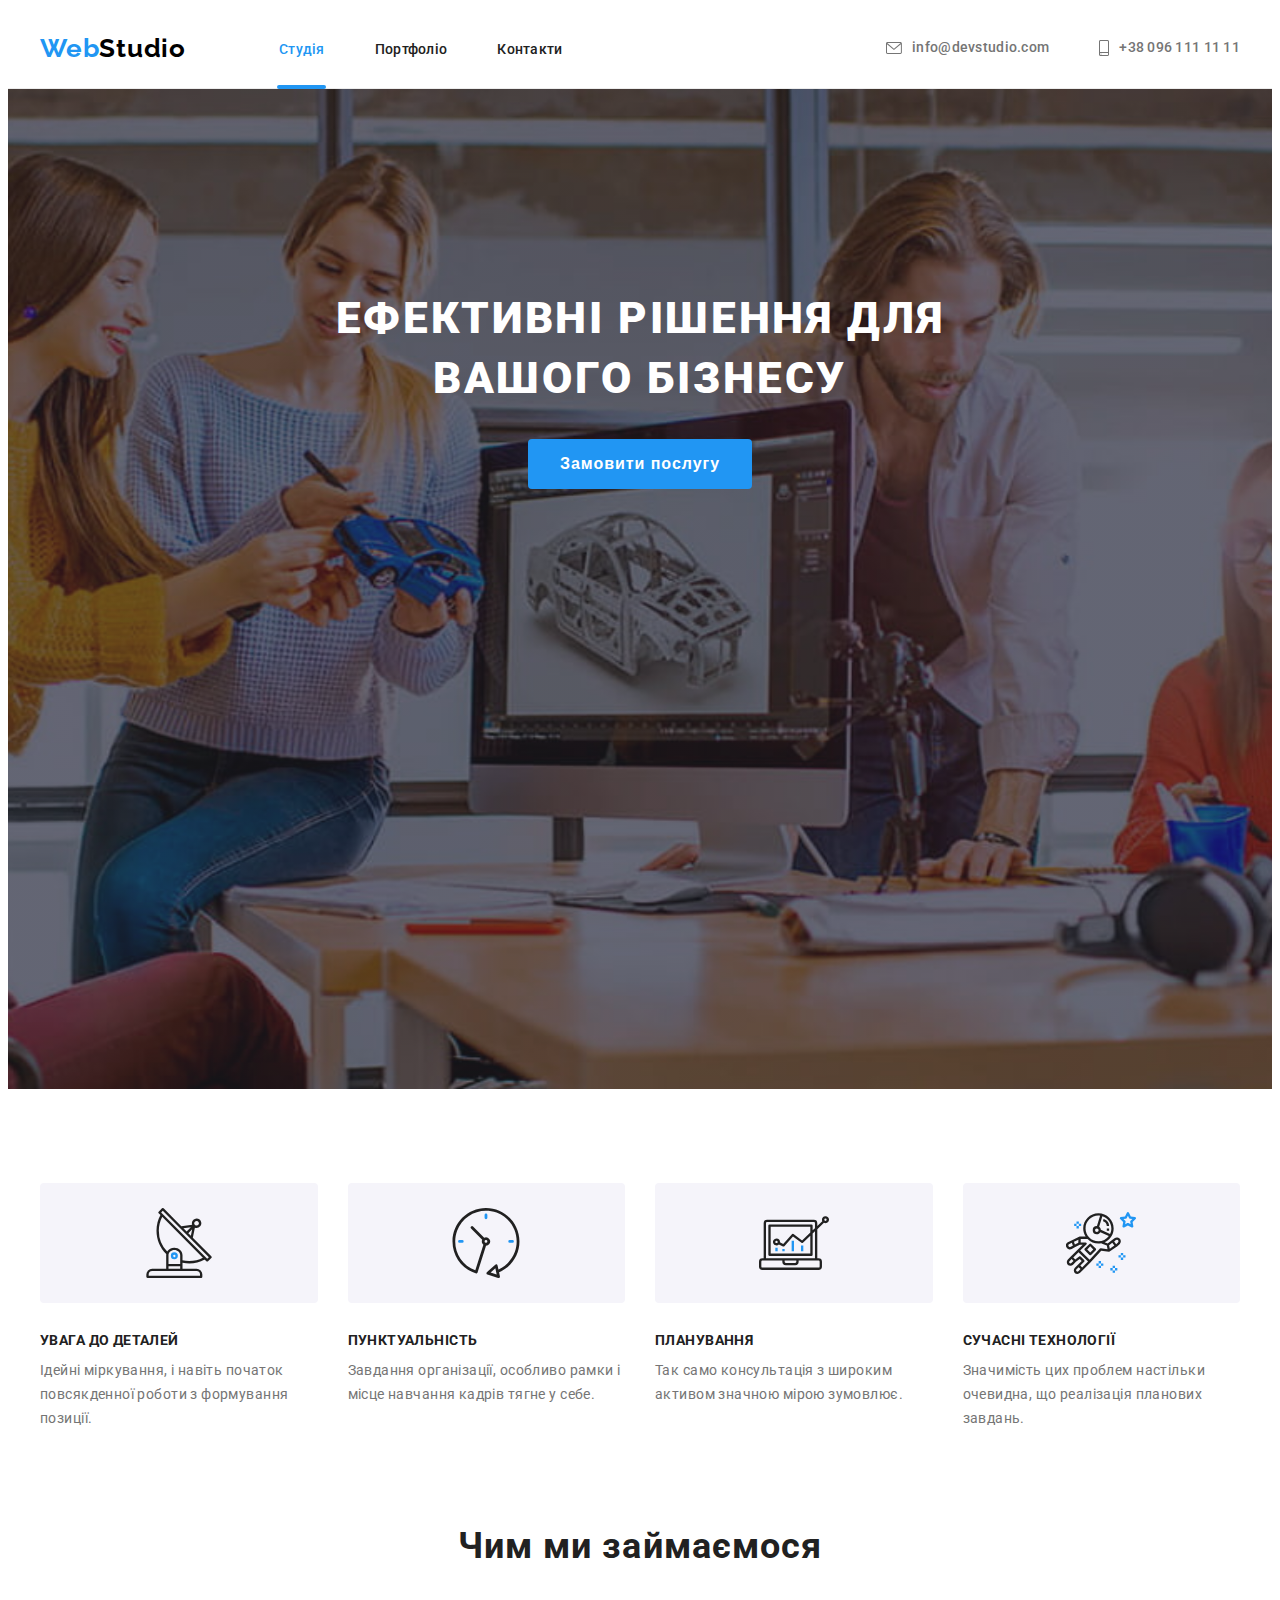
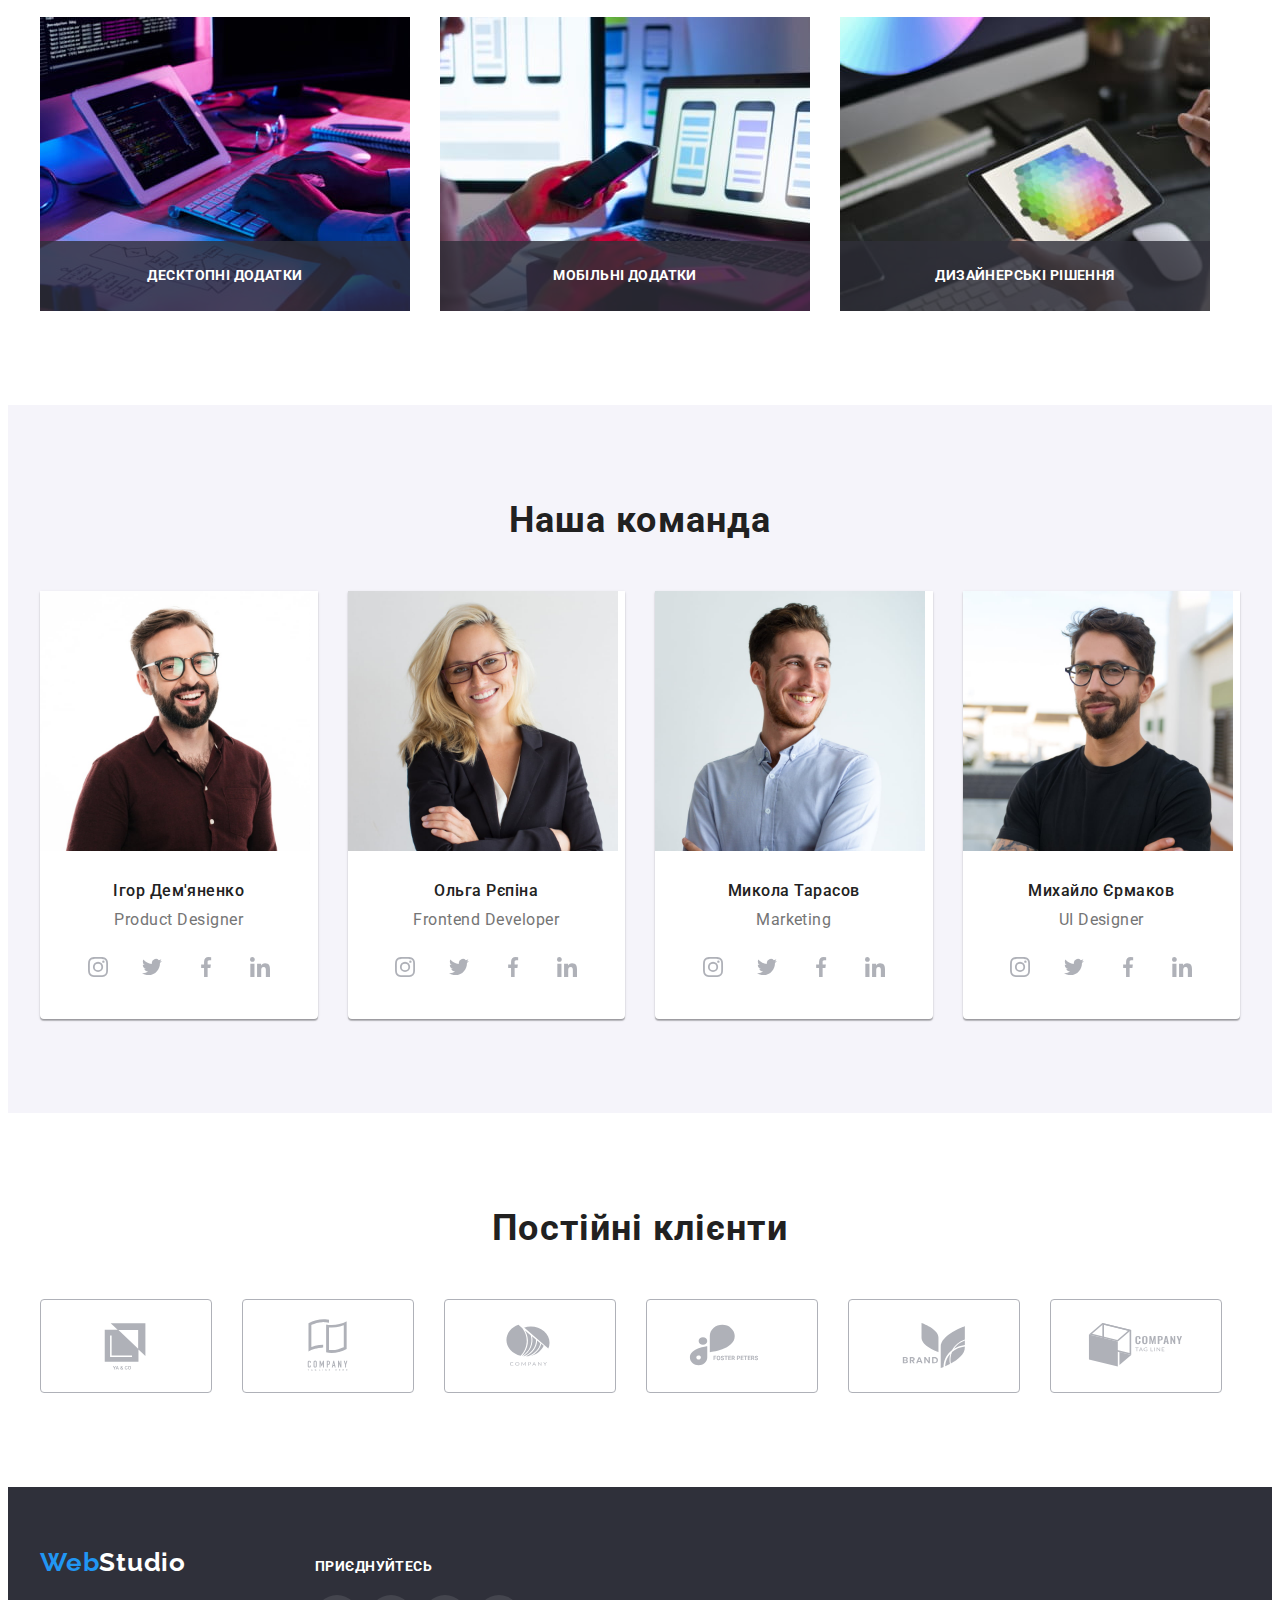
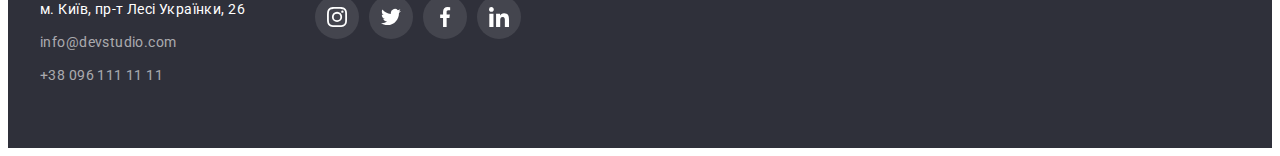
<file: index.html>
<!DOCTYPE html>
<html lang="uk">
	<head>
		<meta charset="utf-8" />
		<meta name="viewport" content="width=device-width, initial-scale=1.0" />
		<meta http-equiv="x-ua-compatible" content="ie=edge" />
		<title>Студія</title>
		<link rel="preconnect" href="https://fonts.googleapis.com" />
		<link rel="preconnect" href="https://fonts.gstatic.com" crossorigin />
		<link
			href="https://fonts.googleapis.com/css2?family=Raleway:wght@700&family=Roboto:wght@400;500;700;900&display=swap"
			rel="stylesheet"
		/>
		<link
			rel="stylesheet"
			href="https://cdnjs.cloudflare.com/ajax/libs/modern-normalize/1.1.0/modern-normalize.min.css"
			integrity="sha512-wpPYUAdjBVSE4KJnH1VR1HeZfpl1ub8YT/NKx4PuQ5NmX2tKuGu6U/JRp5y+Y8XG2tV+wKQpNHVUX03MfMFn9Q=="
			crossorigin="anonymous"
			referrerpolicy="no-referrer"
		/>
		<link rel="stylesheet" href="./css/styles.css" />
	</head>
	<body>
		<!--Шапка сторінки-->
		<header class="header">
			<div class="container">
				<!--Розділ основної навігації -->
				<nav class="site-nav">
					<a href="./index.html" class="logo"><span class="accent">Web</span>Studio</a>
					<ul class="list">
						<li class="item"><a href="./index.html" class="link current">Студія</a></li>
						<li class="item"><a href="./portfolio.html" class="link">Портфоліо</a></li>
						<li class="item"><a href="#" class="link">Контакти</a></li>
					</ul>
				</nav>
				<ul class="contact-nav list">
					<li class="item">
						<a href="mailto:info@devstudio.com" class="link">
							<svg width="16" height="12" class="contact-nav-icon">
								<use href="./images/icons.svg#icon-envelope"></use>
							</svg>
							info@devstudio.com
						</a>
					</li>
					<li class="item">
						<a href="tel:+380961111111" class="link">
							<svg width="10" height="16" class="contact-nav-icon">
								<use href="./images/icons.svg#icon-smartphone"></use>
							</svg>
							+38 096 111 11 11
						</a>
					</li>
				</ul>
			</div>
		</header>
		<!--Основний вміст сторінки-->
		<main>
			<!--Секція-герой-->
			<section class="hero">
				<div class="overlay">
					<div class="div-hero-title">
						<h1 class="hero-title">Ефективні рішення для вашого бізнесу</h1>
					</div>
					<button type="button" class="hero-btn" data-modal-open>Замовити послугу</button>
				</div>
			</section>
			<!--Наші переваги-->
			<section class="section">
				<div class="container">
					<!--Наступний заголовок відсутній на макеті.
        Додадний для покращення структурної семантики сторінки
        Прихований за допомогою CSS-->
					<h2 class="visually-hidden">Наші переваги</h2>
					<ul class="advantages list">
						<li class="item">
							<div class="advantages-icon">
								<svg width="70" height="70">
									<use href="./images/icons.svg#icon-antenna"></use>
								</svg>
							</div>
							<h3 class="title">УВАГА ДО ДЕТАЛЕЙ</h3>
							<p class="text">Ідейні міркування, і навіть початок повсякденної роботи з формування позиції.</p>
						</li>
						<li class="item">
							<div class="advantages-icon">
								<svg width="70" height="70">
									<use href="./images/icons.svg#icon-clock"></use>
								</svg>
							</div>
							<h3 class="title">ПУНКТУАЛЬНІСТЬ</h3>
							<p class="text">Завдання організації, особливо рамки і місце навчання кадрів тягне у себе.</p>
						</li>
						<li class="item">
							<div class="advantages-icon">
								<svg width="70" height="70">
									<use href="./images/icons.svg#icon-diagram"></use>
								</svg>
							</div>
							<h3 class="title">ПЛАНУВАННЯ</h3>
							<p class="text">Так само консультація з широким активом значною мірою зумовлює.</p>
						</li>
						<li class="item">
							<div class="advantages-icon">
								<svg width="70" height="70">
									<use href="./images/icons.svg#icon-astronaut"></use>
								</svg>
							</div>
							<h3 class="title">СУЧАСНІ ТЕХНОЛОГІЇ</h3>
							<p class="text">Значимість цих проблем настільки очевидна, що реалізація планових завдань.</p>
						</li>
					</ul>
				</div>
			</section>
			<!--Чим ми займаємося-->
			<section class="section no-top-padding">
				<div class="container">
					<h2 class="section-title">Чим ми займаємося</h2>
					<ul class="activities list">
						<li class="item">
							<img src="./images/img1.jpg" alt="Написання програмного коду" width="370" height="294" class="img" />
							<p class="text">Десктопні додатки</p>
						</li>
						<li class="item">
							<img src="./images/img2.jpg" alt="Розробка мобільного додатку" width="370" height="294" class="img" />
							<p class="text">Мобільні додатки</p>
						</li>
						<li class="item">
							<img src="./images/img3.jpg" alt="Вибір кольору на планшеті" width="370" height="294" class="img" />
							<p class="text">Дизайнерські рішення</p>
						</li>
					</ul>
				</div>
			</section>
			<!--Наша команда-->
			<section class="team section">
				<div class="container">
					<h2 class="section-title">Наша команда</h2>
					<ul class="team-members list">
						<li class="item">
							<img src="./images/our-team-img1.jpg" alt="Ігор Дем'яненко" width="270" height="260" class="img" />
							<div class="team-card-info">
								<h3 class="title">Ігор Дем'яненко</h3>
								<p class="text">Product Designer</p>
								<ul class="messengers list">
									<li class="messengers-item">
										<a href="#" class="messengers-link">
											<svg width="20" height="20" class="messengers-icon">
												<use href="./images/icons.svg#icon-instagram"></use>
											</svg>
										</a>
									</li>
									<li class="messengers-item">
										<a href="#" class="messengers-link">
											<svg width="20" height="20" class="messengers-icon">
												<use href="./images/icons.svg#icon-twitter"></use>
											</svg>
										</a>
									</li>
									<li class="messengers-item">
										<a href="#" class="messengers-link">
											<svg width="20" height="20" class="messengers-icon">
												<use href="./images/icons.svg#icon-facebook"></use>
											</svg>
										</a>
									</li>
									<li class="messengers-item">
										<a href="#" class="messengers-link">
											<svg width="20" height="20" class="messengers-icon">
												<use href="./images/icons.svg#icon-linkedin"></use>
											</svg>
										</a>
									</li>
								</ul>
							</div>
						</li>
						<li class="item">
							<img src="./images/our-team-img2.jpg" alt="Ольга Рєпіна" width="270" height="260" class="img" />
							<div class="team-card-info">
								<h3 class="title">Ольга Рєпіна</h3>
								<p class="text">Frontend Developer</p>
								<ul class="messengers list">
									<li class="messengers-item">
										<a href="#" class="messengers-link">
											<svg width="20" height="20" class="messengers-icon">
												<use href="./images/icons.svg#icon-instagram"></use>
											</svg>
										</a>
									</li>
									<li class="messengers-item">
										<a href="#" class="messengers-link">
											<svg width="20" height="20" class="messengers-icon">
												<use href="./images/icons.svg#icon-twitter"></use>
											</svg>
										</a>
									</li>
									<li class="messengers-item">
										<a href="#" class="messengers-link">
											<svg width="20" height="20" class="messengers-icon">
												<use href="./images/icons.svg#icon-facebook"></use>
											</svg>
										</a>
									</li>
									<li class="messengers-item">
										<a href="#" class="messengers-link">
											<svg width="20" height="20" class="messengers-icon">
												<use href="./images/icons.svg#icon-linkedin"></use>
											</svg>
										</a>
									</li>
								</ul>
							</div>
						</li>
						<li class="item">
							<img src="./images/our-team-img3.jpg" alt="Микола Тарасов" width="270" height="260" class="img" />
							<div class="team-card-info">
								<h3 class="title">Микола Тарасов</h3>
								<p class="text">Marketing</p>
								<ul class="messengers list">
									<li class="messengers-item">
										<a href="#" class="messengers-link">
											<svg witht="20" height="20" class="messengers-icon">
												<use href="./images/icons.svg#icon-instagram"></use>
											</svg>
										</a>
									</li>
									<li class="messengers-item">
										<a href="#" class="messengers-link">
											<svg width="20" height="20" class="messengers-icon">
												<use href="./images/icons.svg#icon-twitter"></use>
											</svg>
										</a>
									</li>
									<li class="messengers-item">
										<a href="#" class="messengers-link">
											<svg width="20" height="20" class="messengers-icon">
												<use href="./images/icons.svg#icon-facebook"></use>
											</svg>
										</a>
									</li>
									<li class="messengers-item">
										<a href="#" class="messengers-link">
											<svg width="20" height="20" class="messengers-icon">
												<use href="./images/icons.svg#icon-linkedin"></use>
											</svg>
										</a>
									</li>
								</ul>
							</div>
						</li>
						<li class="item">
							<img src="./images/our-team-img4.jpg" alt="Михайло Єрмаков" width="270" height="260" class="img" />
							<div class="team-card-info">
								<h3 class="title">Михайло Єрмаков</h3>
								<p class="text">UI Designer</p>
								<ul class="messengers list">
									<li class="messengers-item">
										<a href="#" class="messengers-link">
											<svg width="20" height="20" class="messengers-icon">
												<use href="./images/icons.svg#icon-instagram"></use>
											</svg>
										</a>
									</li>
									<li class="messengers-item">
										<a href="#" class="messengers-link">
											<svg width="20" height="20" class="messengers-icon">
												<use href="./images/icons.svg#icon-twitter"></use>
											</svg>
										</a>
									</li>
									<li class="messengers-item">
										<a href="#" class="messengers-link">
											<svg width="20" height="20" class="messengers-icon">
												<use href="./images/icons.svg#icon-facebook"></use>
											</svg>
										</a>
									</li>
									<li class="messengers-item">
										<a href="#" class="messengers-link">
											<svg width="20" height="20" class="messengers-icon">
												<use href="./images/icons.svg#icon-linkedin"></use>
											</svg>
										</a>
									</li>
								</ul>
							</div>
						</li>
					</ul>
				</div>
			</section>
			<!-- Постійні клієнти -->
			<section class="section">
				<div class="container">
					<h2 class="section-title">Постійні клієнти</h2>
					<ul class="customers list">
						<li class="customer-item">
							<a href="#" class="customer-link">
								<svg width="106" height="60" class="customer-icon">
									<use href="./images/icons.svg#icon-customer-1"></use>
								</svg>
							</a>
						</li>
						<li class="customer-item">
							<a href="#" class="customer-link">
								<svg width="106" height="60" class="customer-icon">
									<use href="./images/icons.svg#icon-customer-2"></use>
								</svg>
							</a>
						</li>
						<li class="customer-item">
							<a href="#" class="customer-link">
								<svg width="106" height="60" class="customer-icon">
									<use href="./images/icons.svg#icon-customer-3"></use>
								</svg>
							</a>
						</li>
						<li class="customer-item">
							<a href="#" class="customer-link">
								<svg width="106" height="60" class="customer-icon">
									<use href="./images/icons.svg#icon-customer-4"></use>
								</svg>
							</a>
						</li>
						<li class="customer-item">
							<a href="#" class="customer-link">
								<svg width="106" height="60" class="customer-icon">
									<use href="./images/icons.svg#icon-customer-5"></use>
								</svg>
							</a>
						</li>
						<li class="customer-item">
							<a href="#" class="customer-link">
								<svg width="106" height="60" class="customer-icon">
									<use href="./images/icons.svg#icon-customer-6"></use>
								</svg>
							</a>
						</li>
					</ul>
				</div>
			</section>
		</main>
		<!--Підвал сторінки-->
		<footer class="footer">
			<div class="container footer-content">
				<div>
					<a href="./index.html" class="logo"><span class="accent">Web</span>Studio</a>
					<address class="address">
						<ul class="list">
							<li class="item">
								<a
									href="https://goo.gl/maps/RHRmgygVc1uPHYzR7"
									target="_blank"
									rel="noopener noreferrer nofollow"
									class="link fact-address"
								>
									м. Київ, пр-т Лесі Українки, 26
								</a>
							</li>
							<li class="item"><a href="mailto:info@devstudio.com" class="link">info@devstudio.com</a></li>
							<li class="item"><a href="tel:+380961111111" class="link">+38 096 111 11 11</a></li>
						</ul>
					</address>
				</div>
				<div>
					<p class="footer-messengers-text">приєднуйтесь</p>
					<ul class="messengers list">
						<li class="messengers-item">
							<a href="#" class="messengers-link">
								<svg witht="20" height="20" class="messengers-icon">
									<use href="./images/icons.svg#icon-instagram"></use>
								</svg>
							</a>
						</li>
						<li class="messengers-item">
							<a href="#" class="messengers-link">
								<svg width="20" height="20" class="messengers-icon">
									<use href="./images/icons.svg#icon-twitter"></use>
								</svg>
							</a>
						</li>
						<li class="messengers-item">
							<a href="#" class="messengers-link">
								<svg width="20" height="20" class="messengers-icon">
									<use href="./images/icons.svg#icon-facebook"></use>
								</svg>
							</a>
						</li>
						<li class="messengers-item">
							<a href="#" class="messengers-link">
								<svg width="20" height="20" class="messengers-icon">
									<use href="./images/icons.svg#icon-linkedin"></use>
								</svg>
							</a>
						</li>
					</ul>
				</div>
			</div>
		</footer>
		<div class="backdrop is-hidden" data-modal>
			<div class="modal">
				<button type="button" class="close-button" data-modal-close>
					<img src="./images/close.svg" alt="Закрити" width="11px" height="11px" />
				</button>
			</div>
		</div>
		<script src="./js/modal.js"></script>
	</body>
</html>
</file>
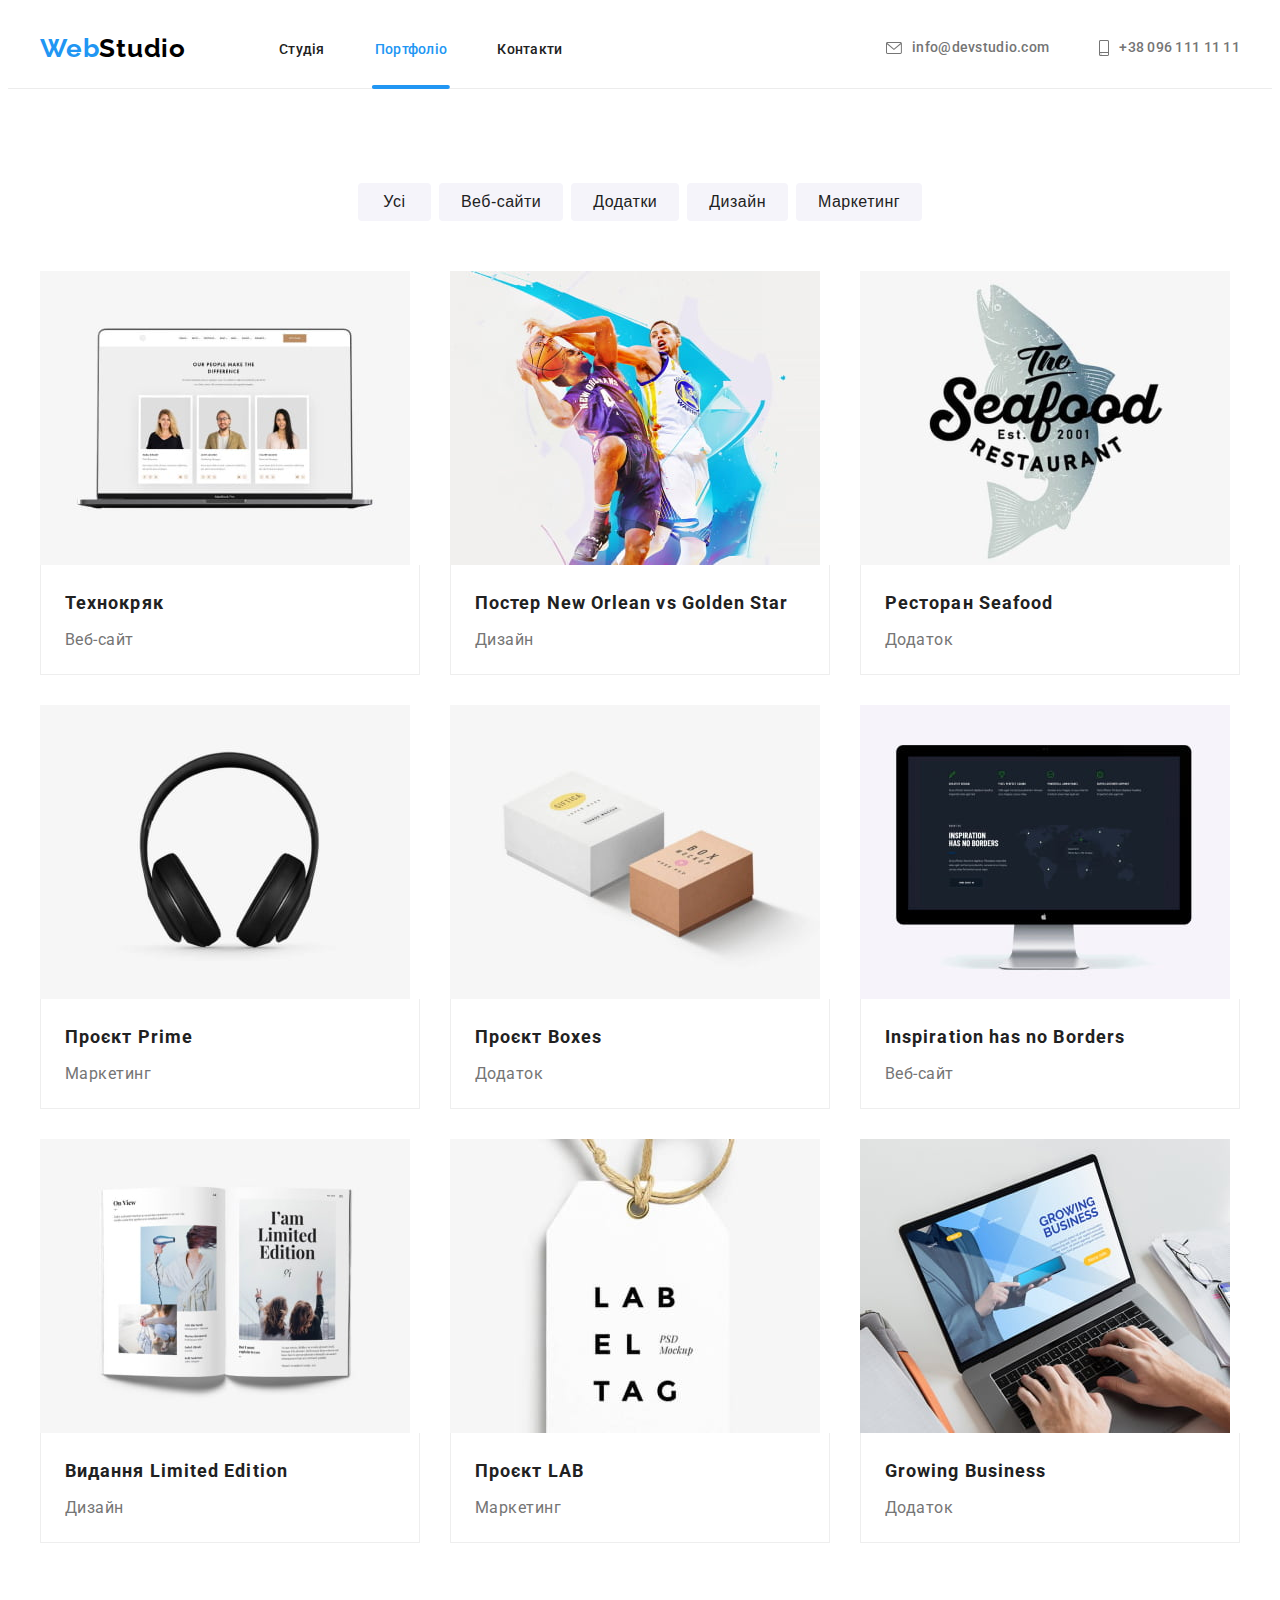
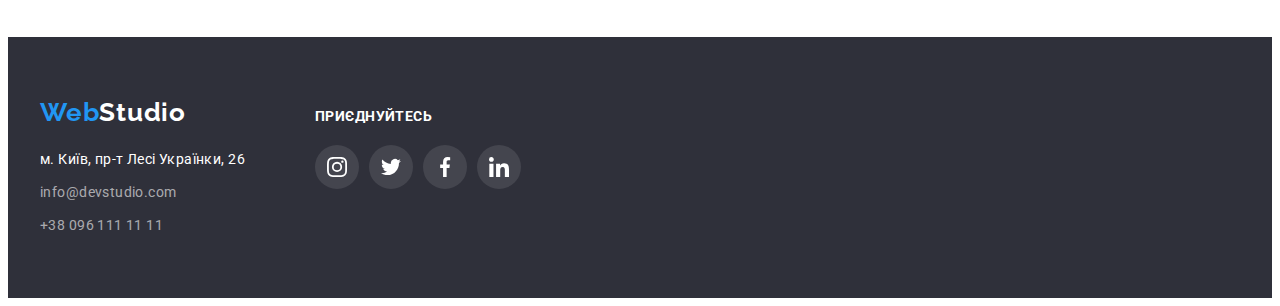
<file: portfolio.html>
<!DOCTYPE html>
<html lang="uk">
	<head>
		<meta charset="utf-8" />
		<meta name="viewport" content="width=device-width, initial-scale=1.0" />
		<meta http-equiv="x-ua-compatible" content="ie=edge" />
		<title>Портфоліо</title>
		<link rel="preconnect" href="https://fonts.googleapis.com" />
		<link rel="preconnect" href="https://fonts.gstatic.com" crossorigin />
		<link
			href="https://fonts.googleapis.com/css2?family=Raleway:wght@700&family=Roboto:wght@400;500;700;900&display=swap"
			rel="stylesheet"
		/>
		<link
			rel="stylesheet"
			href="https://cdnjs.cloudflare.com/ajax/libs/modern-normalize/1.1.0/modern-normalize.min.css"
			integrity="sha512-wpPYUAdjBVSE4KJnH1VR1HeZfpl1ub8YT/NKx4PuQ5NmX2tKuGu6U/JRp5y+Y8XG2tV+wKQpNHVUX03MfMFn9Q=="
			crossorigin="anonymous"
			referrerpolicy="no-referrer"
		/>
		<link rel="stylesheet" href="./css/styles.css" />
	</head>
	<body>
		<!--Шапка сторінки-->
		<header class="header">
			<div class="container">
				<!--Розділ основної навігації -->
				<nav class="site-nav">
					<a href="./index.html" class="logo"><span class="accent">Web</span>Studio</a>
					<ul class="list">
						<li class="item"><a href="./index.html" class="link">Студія</a></li>
						<li class="item"><a href="./portfolio.html" class="link current">Портфоліо</a></li>
						<li class="item"><a href="#" class="link">Контакти</a></li>
					</ul>
				</nav>
				<ul class="contact-nav list">
					<li class="item">
						<a href="mailto:info@devstudio.com" class="link">
							<svg width="16" height="12" class="contact-nav-icon">
								<use href="./images/icons.svg#icon-envelope"></use>
							</svg>
							info@devstudio.com
						</a>
					</li>
					<li class="item">
						<a href="tel:+380961111111" class="link">
							<svg width="10" height="16" class="contact-nav-icon">
								<use href="./images/icons.svg#icon-smartphone"></use>
							</svg>
							+38 096 111 11 11
						</a>
					</li>
				</ul>
			</div>
		</header>
		<!--Основний вміст сторінки-->
		<main>
			<section class="section">
				<div class="container">
					<h1 class="visually-hidden">Портфоліо</h1>
					<ul class="filter list">
						<li class="item"><button type="button" class="primary-btn">Усі</button></li>
						<li class="item"><button type="button" class="primary-btn">Веб-сайти</button></li>
						<li class="item"><button type="button" class="primary-btn">Додатки</button></li>
						<li class="item"><button type="button" class="primary-btn">Дизайн</button></li>
						<li class="item"><button type="button" class="primary-btn">Маркетинг</button></li>
					</ul>
					<ul class="portfolio list">
						<li class="item">
							<a href="#" class="link">
								<div class="portfolio-details">
									<img
										src="./images/portfolio-img-1.jpg"
										alt="Веб-сайт Технокряк"
										width="370"
										height="294"
										class="img"
									/>
									<p class="details">
										Ресурс пропонує комплексні пропозиції з різним рівнем функціоналу та сервісів. Все це дозволить
										відвідувачу отримати вичерпні відомості про компанію чи приватну особу.
									</p>
								</div>
								<div class="card-info">
									<h2 class="title">Технокряк</h2>
									<p class="text">Веб-сайт</p>
								</div>
							</a>
						</li>
						<li class="item">
							<a href="#" class="link">
								<div class="portfolio-details">
									<img
										src="./images/portfolio-img-2.jpg"
										alt="Постер New Orlean vs Golden Star"
										width="370"
										height="294"
										class="img"
									/>
									<p class="details">
										Ресурс пропонує комплексні пропозиції з різним рівнем функціоналу та сервісів. Все це дозволить
										відвідувачу отримати вичерпні відомості про компанію чи приватну особу.
									</p>
								</div>
								<div class="card-info">
									<h2 class="title">Постер New Orlean vs Golden Star</h2>
									<p class="text">Дизайн</p>
								</div>
							</a>
						</li>
						<li class="item">
							<a href="#" class="link">
								<div class="portfolio-details">
									<img
										src="./images/portfolio-img-3.jpg"
										alt="Ресторан Seafood логотип"
										width="370"
										height="294"
										class="img"
									/>
									<p class="details">
										Ресурс пропонує комплексні пропозиції з різним рівнем функціоналу та сервісів. Все це дозволить
										відвідувачу отримати вичерпні відомості про компанію чи приватну особу.
									</p>
								</div>
								<div class="card-info">
									<h2 class="title">Ресторан Seafood</h2>
									<p class="text">Додаток</p>
								</div>
							</a>
						</li>
						<li class="item">
							<a href="#" class="link">
								<div class="portfolio-details">
									<img src="./images/portfolio-img-4.jpg" alt="Навушники" width="370" height="294" class="img" />
									<p class="details">
										Ресурс пропонує комплексні пропозиції з різним рівнем функціоналу та сервісів. Все це дозволить
										відвідувачу отримати вичерпні відомості про компанію чи приватну особу.
									</p>
								</div>
								<div class="card-info">
									<h2 class="title">Проєкт Prime</h2>
									<p class="text">Маркетинг</p>
								</div>
							</a>
						</li>
						<li class="item">
							<a href="#" class="link">
								<div class="portfolio-details">
									<img src="./images/portfolio-img-5.jpg" alt="Коробки" width="370" height="294" class="img" />
									<p class="details">
										Ресурс пропонує комплексні пропозиції з різним рівнем функціоналу та сервісів. Все це дозволить
										відвідувачу отримати вичерпні відомості про компанію чи приватну особу.
									</p>
								</div>
								<div class="card-info">
									<h2 class="title">Проєкт Boxes</h2>
									<p class="text">Додаток</p>
								</div>
							</a>
						</li>
						<li class="item">
							<a href="#" class="link">
								<div class="portfolio-details">
									<img
										src="./images/portfolio-img-6.jpg"
										alt="Веб-сайт Inspiration has no Borders"
										width="370"
										height="294"
										class="img"
									/>
									<p class="details">
										Ресурс пропонує комплексні пропозиції з різним рівнем функціоналу та сервісів. Все це дозволить
										відвідувачу отримати вичерпні відомості про компанію чи приватну особу.
									</p>
								</div>
								<div class="card-info">
									<h2 class="title">Inspiration has no Borders</h2>
									<p class="text">Веб-сайт</p>
								</div>
							</a>
						</li>
						<li class="item">
							<a href="#" class="link">
								<div class="portfolio-details">
									<img
										src="./images/portfolio-img-7.jpg"
										alt="Видання Limited Edition"
										width="370"
										height="294"
										class="img"
									/>
									<p class="details">
										Ресурс пропонує комплексні пропозиції з різним рівнем функціоналу та сервісів. Все це дозволить
										відвідувачу отримати вичерпні відомості про компанію чи приватну особу.
									</p>
								</div>
								<div class="card-info">
									<h2 class="title">Видання Limited Edition</h2>
									<p class="text">Дизайн</p>
								</div>
							</a>
						</li>
						<li class="item">
							<a href="#" class="link">
								<div class="portfolio-details">
									<img src="./images/portfolio-img-8.jpg" alt="Проєкт LAB" width="370" height="294" class="img" />
									<p class="details">
										Ресурс пропонує комплексні пропозиції з різним рівнем функціоналу та сервісів. Все це дозволить
										відвідувачу отримати вичерпні відомості про компанію чи приватну особу.
									</p>
								</div>
								<div class="card-info">
									<h2 class="title">Проєкт LAB</h2>
									<p class="text">Маркетинг</p>
								</div>
							</a>
						</li>
						<li class="item">
							<a href="#" class="link">
								<div class="portfolio-details">
									<img
										src="./images/portfolio-img-9.jpg"
										alt="Додаток Growing Business"
										width="370"
										height="294"
										class="img"
									/>
									<p class="details">
										Ресурс пропонує комплексні пропозиції з різним рівнем функціоналу та сервісів. Все це дозволить
										відвідувачу отримати вичерпні відомості про компанію чи приватну особу.
									</p>
								</div>
								<div class="card-info">
									<h2 class="title">Growing Business</h2>
									<p class="text">Додаток</p>
								</div>
							</a>
						</li>
					</ul>
				</div>
			</section>
		</main>
		<!--Підвал сторінки-->
		<footer class="footer">
			<div class="container footer-content">
				<div>
					<a href="./index.html" class="logo"><span class="accent">Web</span>Studio</a>
					<address class="address">
						<ul class="list">
							<li class="item">
								<a
									href="https://goo.gl/maps/RHRmgygVc1uPHYzR7"
									target="_blank"
									rel="noopener noreferrer nofollow"
									class="link fact-address"
								>
									м. Київ, пр-т Лесі Українки, 26
								</a>
							</li>
							<li class="item"><a href="mailto:info@devstudio.com" class="link">info@devstudio.com</a></li>
							<li class="item"><a href="tel:+380961111111" class="link">+38 096 111 11 11</a></li>
						</ul>
					</address>
				</div>
				<div>
					<p class="footer-messengers-text">приєднуйтесь</p>
					<ul class="messengers list">
						<li class="messengers-item">
							<a href="#" class="messengers-link">
								<svg witht="20" height="20" class="messengers-icon">
									<use href="./images/icons.svg#icon-instagram"></use>
								</svg>
							</a>
						</li>
						<li class="messengers-item">
							<a href="#" class="messengers-link">
								<svg width="20" height="20" class="messengers-icon">
									<use href="./images/icons.svg#icon-twitter"></use>
								</svg>
							</a>
						</li>
						<li class="messengers-item">
							<a href="#" class="messengers-link">
								<svg width="20" height="20" class="messengers-icon">
									<use href="./images/icons.svg#icon-facebook"></use>
								</svg>
							</a>
						</li>
						<li class="messengers-item">
							<a href="#" class="messengers-link">
								<svg width="20" height="20" class="messengers-icon">
									<use href="./images/icons.svg#icon-linkedin"></use>
								</svg>
							</a>
						</li>
					</ul>
				</div>
			</div>
		</footer>
	</body>
</html>
</file>
<file: css/styles.css>
/* Палітра кольорів */
:root {
	--primary-text-color: #757575;
	--title-text-color: #212121;
	--accent-color: #2196f3;
	--primary-white: #fff;
	--dark-background: #2f303a;
	--light-background: #f5f4fa;
	--logo-black: #000;
	--contact-footer: rgb(255 255 255 / 0.6);
	--hero-btn-active: #188ce8;
	--header-border-color: #ececec;
	--card-border-color: #eee;
	--primary-icon-color: #afb1b8;

	--transition-timing-function: cubic-bezier(0.4, 0, 0.2, 1);
	--transition-time: 250ms;
	--transition-time-modal: 1000ms;
}

/* Глобальні стилі */
body {
	font-family: "Roboto", sans-serif;
	color: var(--primary-text-color);
	background-color: var(--primary-white);
}
h1,
h2,
h3,
h4,
h5,
h6,
p {
	margin: 0;
}

/* Скидання стилів*/
.list {
	padding: 0;
	margin: 0;
	list-style: none;
}
.link {
	text-decoration: none;
}
.img {
	display: block;
}

/* Загальний допоміжний клас для центрування і обмеження контенту по ширині */
.container {
	margin-left: auto;
	margin-right: auto;
	width: 1200px;
	padding-left: 15px;
	padding-right: 15px;
}

/* Клас для приховування заголовків, що відсутні на макеті */
.visually-hidden {
	position: absolute;
	width: 1px;
	height: 1px;
	margin: -1px;
	padding: 0;
	overflow: hidden;
	border: 0;
	clip: rect(0 0 0 0);
}

/* ХЕДЕР*/
.header {
	border-bottom: 1px solid var(--header-border-color);
}
.header .container {
	display: flex;
	align-items: center;
}
/* Стилі логотипу */
.logo {
	font-family: "Raleway", sans-serif;
	font-weight: 700;
	font-size: 26px;
	line-height: 1.19;
	letter-spacing: 0.03em;
	text-decoration: none;
	color: var(--logo-black);
}
.logo > .accent {
	color: var(--accent-color);
}
.header .logo {
	padding: 24px 0;
}

/* Стилі навігації в хедері */
.site-nav,
.site-nav .list,
.contact-nav {
	display: flex;
}
.site-nav {
	align-items: center;
}
.contact-nav {
	margin-left: auto;
}
.site-nav .item + .item,
.contact-nav .item + .item {
	margin-left: 50px;
}
.logo + .list {
	margin-left: 93px;
}
.site-nav .link,
.contact-nav .link {
	padding: 32px 0;
	font-weight: 500;
	font-size: 14px;
	line-height: 1.14;
	letter-spacing: 0.02em;
}
.site-nav .link {
	color: var(--title-text-color);
}
.contact-nav .link {
	display: flex;
	align-items: center;
	color: var(--primary-text-color);
}
.contact-nav-icon {
	margin-right: 10px;
	fill: currentColor;
}
/* Колір при наведенні та фокуксі та колір поточної сторінки */
.site-nav .link,
.contact-nav .link {
	transition: color var(--transition-time) var(--transition-timing-function);
}

.site-nav .link:hover,
.site-nav .link:focus,
.contact-nav .link:hover,
.contact-nav .link:focus {
	color: var(--accent-color);
}

.link.current {
	position: relative;
	color: var(--accent-color);
}

.current::after {
	content: "";
	display: block;
	position: absolute;
	bottom: 0;
	width: 108%;
	height: 4px;
	background-color: var(--accent-color);
	border-radius: 2px;
	transform: translate(-4%, 0);
}

/* СЕКЦІЯ HERO */
.hero {
	text-align: center;
	background-color: var(--dark-background);
}
.overlay {
	margin-left: auto;
	margin-right: auto;
	max-width: 1600px;
	height: 600px;
	padding: 200px 0;
	background-image: linear-gradient(to right, rgb(47 48 58 / 0.4), rgb(47 48 58 / 0.4)),
		url("../images/hero-background.jpg");
	background-repeat: no-repeat;
	background-size: cover;
	background-position: center;
}
.div-hero-title {
	max-width: 696px;
	margin-left: auto;
	margin-right: auto;
}
.hero-title {
	margin-bottom: 30px;
	font-weight: 900;
	font-size: 44px;
	line-height: 1.36;
	letter-spacing: 0.06em;
	text-transform: uppercase;
	color: var(--primary-white);
}

/* СТИЛІ КНОПОК
.hero-btn - кнопка секції-герою, 
.primary-btn - кнопки фільтру в портфоліо*/
.hero-btn,
.primary-btn {
	font-size: 16px;
	cursor: pointer;
	border: none;
	border-radius: 4px;
	transition: color var(--transition-time) var(--transition-timing-function),
		background-color var(--transition-time) var(--transition-timing-function),
		box-shadow var(--transition-time) var(--transition-timing-function);
}
.hero-btn {
	padding: 10px 32px;
	min-width: 216px;
	font-weight: 700;
	line-height: 1.88;
	letter-spacing: 0.06em;
}

.hero-btn:hover,
.hero-btn:focus {
	background-color: var(--hero-btn-active);
}
.primary-btn {
	padding: 6px 22px;
	min-width: 73px;
	font-weight: 500;
	line-height: 1.62;
	letter-spacing: 0.03em;
	color: var(--title-text-color);
	background-color: var(--light-background);
}
.hero-btn,
.primary-btn:hover,
.primary-btn:focus {
	color: var(--primary-white);
	background-color: var(--accent-color);
}
.primary-btn:hover,
.primary-btn:focus {
	box-shadow: 0px 3px 1px rgb(0 0 0 / 0.1), 0px 1px 2px rgb(0 0 0 / 0.08), 0px 2px 2px rgb(0 0 0 / 0.12);
}

/* СТИЛІ СЕКЦІЙ */
/* Клас для секцій */
.section {
	padding-top: 94px;
	padding-bottom: 94px;
}
.no-top-padding {
	padding-top: 0;
}

/* Загальні стилі секцй */
.section-title {
	margin-bottom: 50px;
	font-size: 36px;
	line-height: 1.17;
	text-align: center;
}
.section-title,
.title {
	color: var(--title-text-color);
	letter-spacing: 0.03em;
}
.text {
	letter-spacing: 0.03em;
}

/* СЕКЦЇЇ ГОЛОВНОЇ СТОРІНКИ */
.advantages,
.activities,
.team-members {
	display: flex;
}
.advantages .item + .item,
.activities .item + .item,
.team-members .item + .item {
	margin-left: 30px;
}
.advantages-icon {
	display: flex;
	align-items: center;
	justify-content: center;
	height: 120px;
	margin-bottom: 30px;
	background-color: var(--light-background);
	border-radius: 4px;
}

/* Секція Наші переваги */
.advantages .item {
	flex-basis: calc((100% - 90px) / 4);
}
.advantages .title {
	margin-bottom: 10px;
	font-size: 14px;
	line-height: 1.14;
	text-transform: uppercase;
}
.advantages .text {
	font-size: 14px;
	line-height: 1.71;
}

/* Секція Чим ми займаємось */
.activities .text {
	position: absolute;
	bottom: 0;
	display: flex;
	justify-content: center;
	align-items: center;
	width: 100%;
	height: 70px;
	color: var(--primary-white);
	font-weight: 700;
	font-size: 14px;
	line-height: 1.14;
	letter-spacing: 0.03em;
	text-transform: uppercase;
	background: rgb(47 48 58 / 0.8);
}

.activities .item {
	position: relative;
}

/* Секція Наша команда */
.team {
	background-color: var(--light-background);
}
.team .title,
.team .text {
	font-size: 16px;
	line-height: 1.19;
}
.team .title {
	margin-bottom: 10px;
	font-weight: 500;
}
.team .text {
	margin-bottom: 16px;
}
.team-members .item {
	flex-basis: calc((100% - 90px) / 4);
	background-color: var(--primary-white);
	text-align: center;
	border-radius: 0px 0px 4px 4px;
	box-shadow: 0px 1px 3px rgb(0 0 0 / 0.12), 0px 1px 1px rgb(0 0 0 / 0.14), 0px 2px 1px rgb(0 0 0 / 0.2);
}
.team-card-info {
	padding: 30px 0;
}

.messengers {
	display: flex;
	justify-content: center;
}
.messengers-item:not(:first-child) {
	margin-left: 10px;
}
.messengers-link {
	display: flex;
	align-items: center;
	justify-content: center;
	width: 44px;
	height: 44px;
	border-radius: 50%;
	color: var(--primary-icon-color);
	transition: color var(--transition-time) var(--transition-timing-function),
		background-color var(--transition-time) var(--transition-timing-function);
}
.messengers-link:hover,
.messengers-link:focus {
	background-color: var(--accent-color);
	color: var(--primary-white);
}
.messengers-icon {
	fill: currentColor;
}

/* Секція Постійні клієнти */
.customers {
	display: flex;
}
.customer-item:not(:first-child) {
	margin-left: 30px;
}
.customer-link {
	display: flex;
	align-items: center;
	justify-content: center;
	width: 170px;
	height: 92px;
	border: 1px solid var(--primary-icon-color);
	border-radius: 4px;
	color: var(--primary-icon-color);
	transition: color var(--transition-time) var(--transition-timing-function),
		border-color var(--transition-time) var(--transition-timing-function);
}
.customer-link:hover,
.customer-link:focus {
	border-color: var(--accent-color);
	color: var(--accent-color);
}
.customer-icon {
	fill: currentColor;
}

/* СЕКЦІЯ СТОРІНКИ ПОРТФОЛІО */
/* Фільтр */
.filter {
	display: flex;
	justify-content: center;
	margin-bottom: 50px;
}
.filter .item + .item {
	margin-left: 8px;
}
/* Картки портфоліо */
.portfolio {
	display: flex;
	flex-wrap: wrap;
}
.portfolio .item {
	flex-basis: calc((100% - 60px) / 3);
	transition: box-shadow var(--transition-time) var(--transition-timing-function);
}
.portfolio .item:hover {
	box-shadow: 0px 3px 1px rgb(0 0 0 / 0.1), 0px 1px 2px rgb(0 0 0 / 0.08), 0px 2px 2px rgb(0 0 0 / 0.12);
}
.portfolio .item:not(:nth-child(3n)) {
	margin-right: 30px;
}
.portfolio .item:not(:nth-last-child(-n + 3)) {
	margin-bottom: 30px;
}
.portfolio .title {
	margin-bottom: 4px;
	font-size: 18px;
	line-height: 2;
	letter-spacing: 0.06em;
}
.portfolio .text {
	font-size: 16px;
	line-height: 1.88;
	color: var(--primary-text-color);
}
.card-info {
	padding: 20px 24px 19px;
	border-right: 1px solid var(--card-border-color);
	border-bottom: 1px solid var(--card-border-color);
	border-left: 1px solid var(--card-border-color);
}

.portfolio-details {
	position: relative;
	overflow: hidden;
}

.portfolio-details .details {
	position: absolute;
	top: 0;
	left: 0;
	padding: 63px 24px;
	font-size: 18px;
	line-height: 1.56;
	letter-spacing: 0.03em;
	color: var(--primary-white);
	background-color: rgb(33 150 243 / 0.9);
	transform: translateY(100%);
	transition: transform var(--transition-time) var(--transition-timing-function);
}

.portfolio .link:hover .details {
	transform: translateY(0%);
}

/* ФУТЕР */
.footer {
	background-color: var(--dark-background);
	padding: 60px 0;
}
.footer .logo {
	display: inline-block;
	margin-bottom: 20px;
	color: var(--primary-white);
}
.footer .item + .item {
	margin-top: 9px;
}
.address .link {
	font-size: 14px;
	line-height: 1.71;
	letter-spacing: 0.03em;
	font-style: normal;
	color: var(--contact-footer);
	transition: color var(--transition-time) var(--transition-timing-function);
}
.address .fact-address {
	color: var(--primary-white);
}
.address .link:hover,
.address .link:focus {
	color: var(--accent-color);
}
.footer-content {
	display: flex;
	align-items: baseline;
}
.footer-content div:not(:first-child) {
	margin-left: 70px;
}
.footer-messengers-text {
	margin-bottom: 20px;
	font-weight: 700;
	font-size: 14px;
	line-height: 1.14;
	letter-spacing: 0.03em;
	text-transform: uppercase;
	color: var(--primary-white);
}
.footer .messengers-link {
	background-color: rgb(255 255 255 / 0.1);
	color: var(--primary-white);
	transition: background-color var(--transition-time) var(--transition-timing-function);
}
.footer .messengers-link:hover,
.footer .messengers-link:focus {
	background-color: var(--accent-color);
}
/* Модальне вікно */
.backdrop {
	position: fixed;
	top: 0;
	left: 0;
	width: 100%;
	height: 100vh;
	background: rgb(0 0 0 / 0.2);
}
.modal {
	position: absolute;
	top: 50%;
	left: 50%;
	transform: translate(-50%, -50%) scale(1);
	width: 528px;
	height: 581px;
	background: var(--primary-white);
	box-shadow: 0px 1px 3px rgb(0 0 0 / 0.12), 0px 1px 1px rgb(0 0 0 / 0.14), 0px 2px 1px rgb(0 0 0 / 0.2);
	border-radius: 4px;
	opacity: 1;
	visibility: visible;
	transition: transform var(--transition-time-modal) var(--transition-timing-function),
		visibility var(--transition-time-modal) var(--transition-timing-function),
		opacity var(--transition-time-modal) var(--transition-timing-function);
}
.is-hidden {
	visibility: hidden;
	opacity: 0;
	pointer-events: none;
	transition: transform var(--transition-time-modal) var(--transition-timing-function),
		visibility var(--transition-time-modal) var(--transition-timing-function),
		opacity var(--transition-time-modal) var(--transition-timing-function);
}
.is-hidden .modal {
	opacity: 0;
	transform: translate(-50%, -50%) scale(0);
}
.close-button {
	position: absolute;
	top: 8px;
	right: 8px;
	display: flex;
	align-items: center;
	justify-content: center;
	width: 30px;
	height: 30px;
	border-radius: 50%;
	background-color: var(--primary-white);
	border: 1px solid rgb(0 0 0 / 0.1);
	cursor: pointer;
	transition: border var(--transition-time) var(--transition-timing-function),
		background-color var(--transition-time) var(--transition-timing-function);
}
.close-button:hover,
.close-button:focus {
	border: 1px solid var(--accent-color);
	background-color: rgb(0 0 0 / 0.1);
}
</file>
